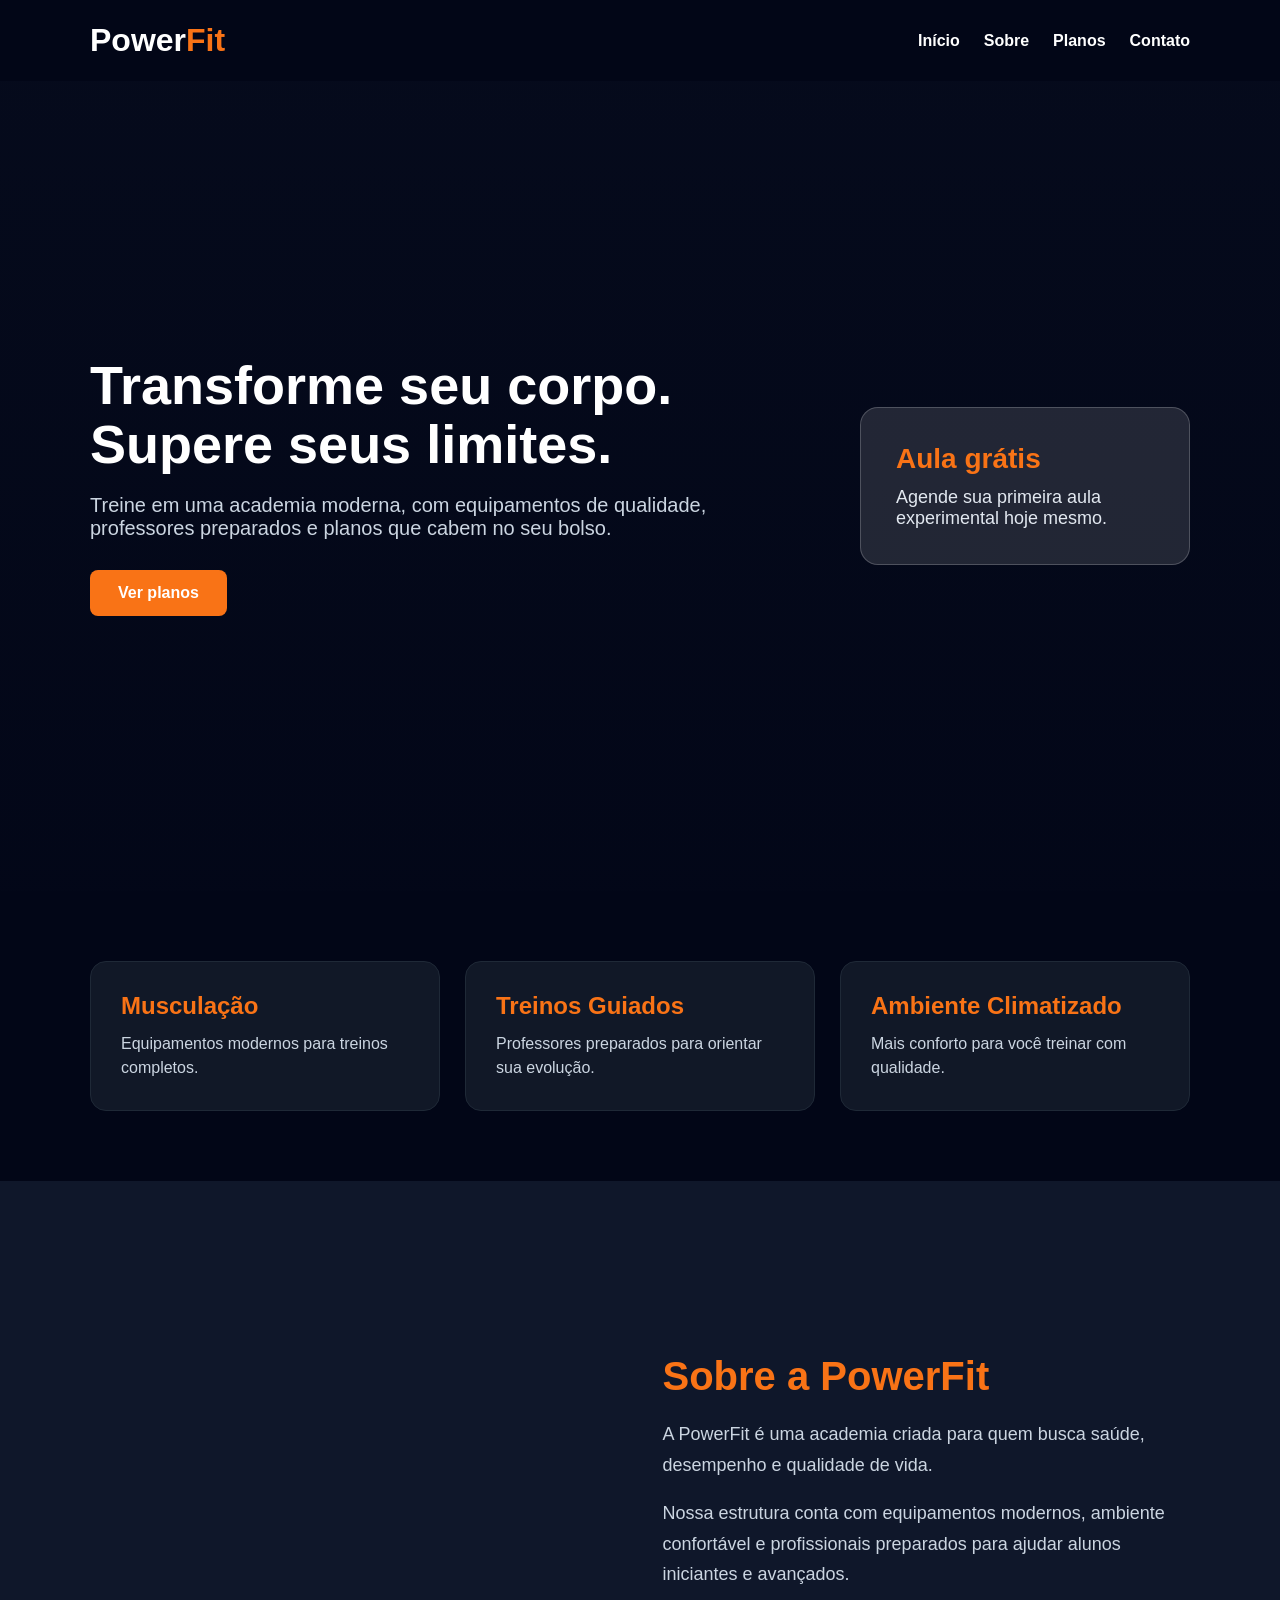
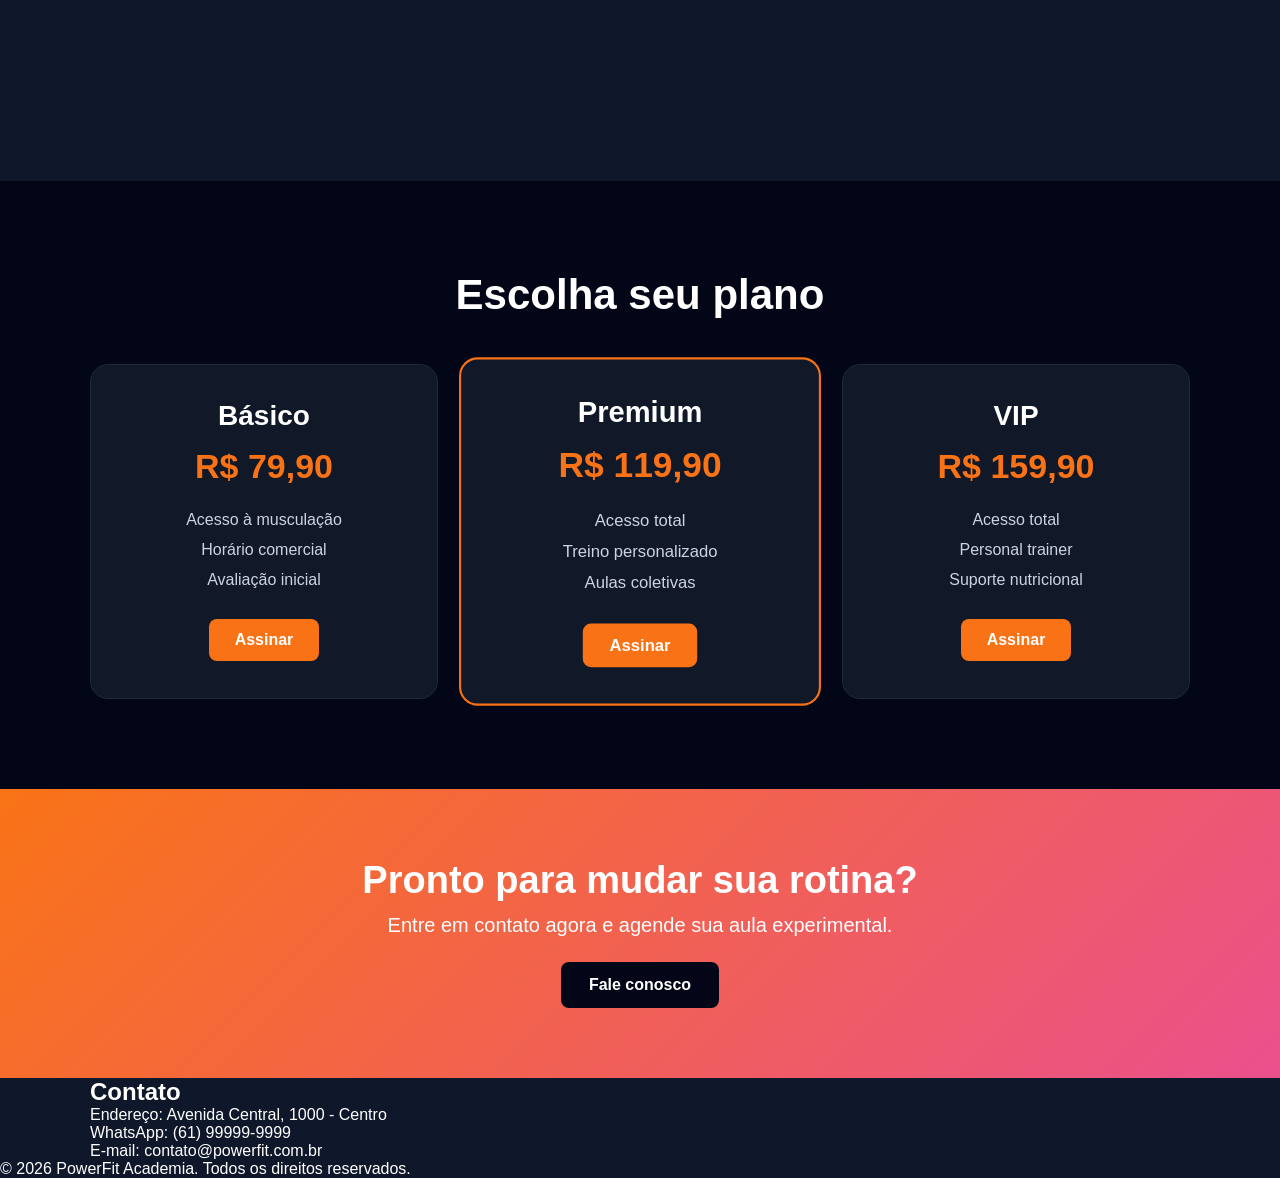
<file: index (1).html>
<!DOCTYPE html>
<html lang="pt-BR">

<head>
    <meta charset="UTF-8">
    <meta name="viewport" content="width=device-width, initial-scale=1.0">
    <title>PowerFit Academia</title>
    <link rel="stylesheet" href="style (1).css">
</head>

<body>

    <header class="cabecalho">
        <div class="container topo">
            <h1 class="logo">Power<span>Fit</span></h1>

            <nav class="menu">
                <a href="#inicio">Início</a>
                <a href="#sobre">Sobre</a>
                <a href="#planos">Planos</a>
                <a href="#contato">Contato</a>
            </nav>
        </div>
    </header>

    <main>

        <section class="hero" id="inicio">
            <div class="container hero-conteudo">
                <div class="hero-texto">
                    <h2>Transforme seu corpo. Supere seus limites.</h2>
                    <p>
                        Treine em uma academia moderna, com equipamentos de qualidade,
                        professores preparados e planos que cabem no seu bolso.
                    </p>

                    <a href="#planos" class="botao">Ver planos</a>
                </div>

                <div class="hero-card">
                    <h3>Aula grátis</h3>
                    <p>Agende sua primeira aula experimental hoje mesmo.</p>
                </div>
            </div>
        </section>

        <section class="beneficios">
            <div class="container beneficios-lista">

                <div class="beneficio">
                    <h3>Musculação</h3>
                    <p>Equipamentos modernos para treinos completos.</p>
                </div>

                <div class="beneficio">
                    <h3>Treinos Guiados</h3>
                    <p>Professores preparados para orientar sua evolução.</p>
                </div>

                <div class="beneficio">
                    <h3>Ambiente Climatizado</h3>
                    <p>Mais conforto para você treinar com qualidade.</p>
                </div>

            </div>
        </section>

        <section class="sobre" id="sobre">
            <div class="container sobre-conteudo">

                <div class="sobre-imagem"></div>

                <div class="sobre-texto">
                    <h2>Sobre a PowerFit</h2>
                    <p>
                        A PowerFit é uma academia criada para quem busca saúde,
                        desempenho e qualidade de vida.
                    </p>

                    <p>
                        Nossa estrutura conta com equipamentos modernos, ambiente
                        confortável e profissionais preparados para ajudar alunos
                        iniciantes e avançados.
                    </p>
                </div>

            </div>
        </section>

        <section class="planos" id="planos">
            <div class="container">
                <h2 class="titulo-secao">Escolha seu plano</h2>

                <div class="planos-lista">

                    <div class="plano">
                        <h3>Básico</h3>
                        <p class="preco">R$ 79,90</p>

                        <ul>
                            <li>Acesso à musculação</li>
                            <li>Horário comercial</li>
                            <li>Avaliação inicial</li>
                        </ul>

                        <a href="#contato" class="botao-plano">Assinar</a>
                    </div>

                    <div class="plano destaque">
                        <h3>Premium</h3>
                        <p class="preco">R$ 119,90</p>

                        <ul>
                            <li>Acesso total</li>
                            <li>Treino personalizado</li>
                            <li>Aulas coletivas</li>
                        </ul>

                        <a href="#contato" class="botao-plano">Assinar</a>
                    </div>

                    <div class="plano">
                        <h3>VIP</h3>
                        <p class="preco">R$ 159,90</p>

                        <ul>
                            <li>Acesso total</li>
                            <li>Personal trainer</li>
                            <li>Suporte nutricional</li>
                        </ul>

                        <a href="#contato" class="botao-plano">Assinar</a>
                    </div>

                </div>
            </div>
        </section>

        <section class="chamada">
            <div class="container chamada-conteudo">
                <h2>Pronto para mudar sua rotina?</h2>
                <p>Entre em contato agora e agende sua aula experimental.</p>
                <a href="#contato" class="botao">Fale conosco</a>
            </div>
        </section>

        <section class="contato" id="contato">
            <div class="container contato-conteudo">
                <h2>Contato</h2>
                <p>Endereço: Avenida Central, 1000 - Centro</p>
                <p>WhatsApp: (61) 99999-9999</p>
                <p>E-mail: contato@powerfit.com.br</p>
            </div>
        </section>

    </main>
    <!-- alt + 0169 -->
    <footer class="rodape">
        <p>© 2026 PowerFit Academia. Todos os direitos reservados.</p>
    </footer>

</body>

</html>
</file>
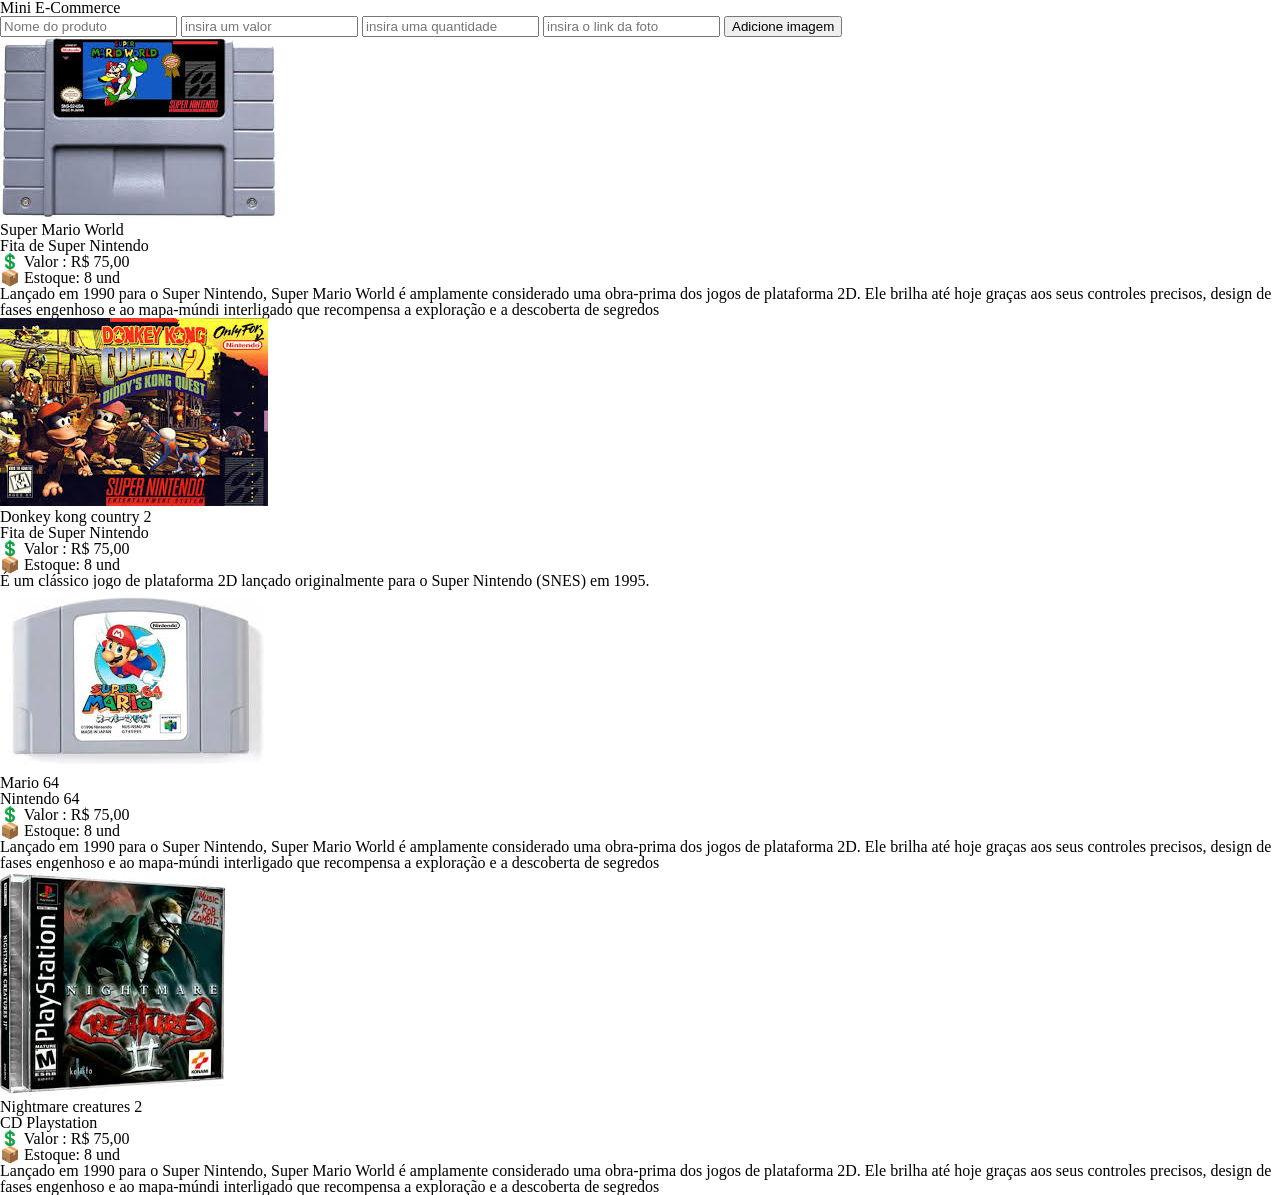
<file: index (6).html>
<!DOCTYPE html>
<html lang="pt-BR">
<head>
    <meta charset="UTF-8">
    <meta name="viewport" content="width=device-width, initial-scale=1.0">
    <title>Document</title>
    <link rel="stylesheet" href="style (6).css">
</head>

<body>

    <h1>Mini E-Commerce</h1>
    <div class="formulario">

         <input type="text" id="inputFotos" placeholder="Nome do produto">
         
         
         <input type="text" id="inputValor" placeholder="insira um valor">
        
   
         <input type="text" id="inputQuantidade" placeholder="insira uma quantidade">
        

         <input type="text" id="inputLink" placeholder="insira o link da foto">

         <button id="botaoAdd">Adicione imagem</button>
    

    </div>
<div class="produtos container">

    <div class="fotosProduto" id="superMario">

        <img src="[data-uri]" alt="Mario World">
        <h3>Super Mario World</h3>
        <p> Fita de Super Nintendo</p>
        
        <p>💲 Valor : R$ 75,00 </p>
        <p>📦 Estoque: 8 und</p>
        <article class="descricao">Lançado em 1990 para o Super Nintendo, Super Mario World é amplamente considerado uma obra-prima dos jogos de plataforma 2D. Ele brilha até hoje graças aos seus controles precisos, design de fases engenhoso e ao mapa-múndi interligado que recompensa a exploração e a descoberta de segredos</article>
    </div>
    <div class="fotosProduto" id="donkeyKong">

        <img src="[data-uri]" alt="Donkey Kong 2">
        <h3>Donkey kong country 2</h3>
        <p> Fita de Super Nintendo</p>
        
        <p>💲 Valor : R$ 75,00 </p>
        <p>📦 Estoque: 8 und</p>
        <article class="descricao">É um clássico jogo de plataforma 2D lançado originalmente para o Super Nintendo (SNES) em 1995.</article>
    </div>
    <div class="fotosProduto" id="mario64">

        <img src="[data-uri]" alt="Mario World">
        <h3>Mario 64</h3>
        <p> Nintendo 64</p>
        
        <p>💲 Valor : R$ 75,00 </p>
        <p>📦 Estoque: 8 und</p>
        <article class="descricao">Lançado em 1990 para o Super Nintendo, Super Mario World é amplamente considerado uma obra-prima dos jogos de plataforma 2D. Ele brilha até hoje graças aos seus controles precisos, design de fases engenhoso e ao mapa-múndi interligado que recompensa a exploração e a descoberta de segredos</article>
    </div>
    <div class="fotosProduto" id="nightMareCriatures2">

        <img src="[data-uri]" alt="nightMare Criatures2">
        <h3>Nightmare creatures 2</h3>
        <p> CD Playstation</p>
        
        <p>💲 Valor : R$ 75,00 </p>
        <p>📦 Estoque: 8 und</p>
        <article class="descricao">Lançado em 1990 para o Super Nintendo, Super Mario World é amplamente considerado uma obra-prima dos jogos de plataforma 2D. Ele brilha até hoje graças aos seus controles precisos, design de fases engenhoso e ao mapa-múndi interligado que recompensa a exploração e a descoberta de segredos</article>
    </div>

</div>
   
    
</body>
</html>
</file>
<file: style (1).css>
* {
    margin: 0;
    padding: 0;
    box-sizing: border-box;
}

html {
    scroll-behavior: smooth;
}

body {
    font-family: Arial, Helvetica, sans-serif;
    background-color: #0f172a;
    color: #ffffff;
}

.container {
    width: 90%;
    max-width: 1100px;
    margin: 0 auto;
}

/* CABEÇALHO */

.cabecalho {
    background-color: #020617;
    padding: 22px 0;
}

.topo {
    display: flex;
    justify-content: space-between;
    align-items: center;
}

.logo {
    font-size: 32px;
    color: #ffffff;
}

.logo span {
    color: #f97316;
}

.menu {
    display: flex;
    gap: 24px;
}

.menu a {
    color: #ffffff;
    text-decoration: none;
    font-weight: bold;
    transition: 0.3s;
}

.menu a:hover {
    color: #f97316;
}

/* HERO */

.hero {
    min-height: 90vh;
    background: linear-gradient(rgba(2, 6, 23, 0.75), rgba(2, 6, 23, 0.95)),
        url("https://images.unsplash.com/photo-1534438327276-14e5300c3a48?auto=format&fit=crop&w=1600&q=80");
    background-size: cover;
    background-position: center;

    display: flex;
    align-items: center;
}

.hero-conteudo {
    display: flex;
    justify-content: space-between;
    align-items: center;
    gap: 40px;
}

.hero-texto {
    width: 60%;
}

.hero-texto h2 {
    font-size: 54px;
    line-height: 1.1;
    margin-bottom: 20px;
}

.hero-texto p {
    font-size: 20px;
    color: #cbd5e1;
    margin-bottom: 30px;
}

.botao {
    display: inline-block;
    background-color: #f97316;
    color: #ffffff;
    padding: 14px 28px;
    border-radius: 8px;
    text-decoration: none;
    font-weight: bold;
    transition: 0.3s;
}

.botao:hover {
    background-color: #ea580c;
    transform: translateY(-3px);
}

.hero-card {
    width: 30%;
    background-color: rgba(255, 255, 255, 0.12);
    border: 1px solid rgba(255, 255, 255, 0.2);
    padding: 35px;
    border-radius: 18px;
}

.hero-card h3 {
    color: #f97316;
    font-size: 28px;
    margin-bottom: 12px;
}

.hero-card p {
    color: #e2e8f0;
    font-size: 18px;
}

/* BENEFÍCIOS */

.beneficios {
    background-color: #020617;
    padding: 70px 0;
}

.beneficios-lista {
    display: flex;
    gap: 25px;
}

.beneficio {
    width: 33.33%;
    background-color: #111827;
    padding: 30px;
    border-radius: 16px;
    border: 1px solid #1f2937;
    transition: 0.3s;
}

.beneficio:hover {
    transform: translateY(-8px);
    border-color: #f97316;
}

.beneficio h3 {
    color: #f97316;
    margin-bottom: 12px;
    font-size: 24px;
}

.beneficio p {
    color: #cbd5e1;
    line-height: 1.5;
}

/* SOBRE */

.sobre {
    padding: 90px 0;
    background-color: #0f172a;
}

.sobre-conteudo {
    display: flex;
    align-items: center;
    gap: 45px;
}

.sobre-imagem {
    width: 50%;
    height: 420px;
    border-radius: 20px;
    background-image: url("https://images.unsplash.com/photo-1571019613914-85f342c6a11e?auto=format&fit=crop&w=900&q=80");
    background-size: cover;
    background-position: center;
}

.sobre-texto {
    width: 50%;
}

.sobre-texto h2 {
    font-size: 40px;
    margin-bottom: 20px;
    color: #f97316;
}

.sobre-texto p {
    color: #cbd5e1;
    font-size: 18px;
    line-height: 1.7;
    margin-bottom: 18px;
}

/* PLANOS */

.planos {
    background-color: #020617;
    padding: 90px 0;
}

.titulo-secao {
    text-align: center;
    font-size: 42px;
    margin-bottom: 45px;
}

.planos-lista {
    display: flex;
    gap: 28px;
    align-items: stretch;
}

.plano {
    width: 33.33%;
    background-color: #111827;
    padding: 35px;
    border-radius: 18px;
    border: 1px solid #1f2937;
    text-align: center;
    transition: 0.3s;
}

.plano:hover {
    transform: translateY(-8px);
}

.plano h3 {
    font-size: 28px;
    margin-bottom: 15px;
}

.preco {
    color: #f97316;
    font-size: 34px;
    font-weight: bold;
    margin-bottom: 25px;
}

.plano ul {
    list-style: none;
    margin-bottom: 30px;
}

.plano li {
    color: #cbd5e1;
    margin-bottom: 12px;
}

.destaque {
    border: 2px solid #f97316;
    transform: scale(1.04);
}

.botao-plano {
    display: inline-block;
    background-color: #f97316;
    color: #ffffff;
    text-decoration: none;
    padding: 12px 26px;
    border-radius: 8px;
    font-weight: bold;
    transition: 0.3s;
}

.botao-plano:hover {
    background-color: #ea580c;
}



.chamada {

    background: linear-gradient(135deg, #f97316, #ea508c);
    padding: 70px 0;
    text-align: center;
}

.chamada-conteudo {
    display: flex;
    flex-direction: column;
    align-items: center;
}

.chamada-conteudo h2 {
    font-size: 38px;
    margin-bottom: 12px;
}

.chamada p{
    font-size: 20px;
    margin-bottom: 25px;
}

.chamada .botao{
    background-color: #020617;
    transition: 0.3s;
}

.chamada .botao:hover{
    background-color: #111827;
}
</file>
<file: style (6).css>
/* http://meyerweb.com 
   v2.0 | 20110126
   License: none (public domain)
*/

html, body, div, span, applet, object, iframe,
h1, h2, h3, h4, h5, h6, p, blockquote, pre,
a, abbr, acronym, address, big, cite, code,
del, dfn, em, img, ins, kbd, q, s, samp,
small, strike, strong, sub, sup, tt, var,
b, u, i, center,
dl, dt, dd, ol, ul, li,
fieldset, form, label, legend,
table, caption, tbody, tfoot, thead, tr, th, td,
article, aside, canvas, details, embed,
figure, figcaption, footer, header, hgroup,
menu, nav, output, ruby, section, summary,
time, mark, audio, video {
	margin: 0;
	padding: 0;
	border: 0;
	font-size: 100%;
	font: inherit;
	vertical-align: baseline;
}
/* HTML5 display-role reset for older browsers */
article, aside, details, figcaption, figure,
footer, header, hgroup, menu, nav, section {
	display: block;
}
body {
	line-height: 1;
}
ol, ul {
	list-style: none;
}
blockquote, q {
	quotes: none;
}
blockquote:before, blockquote:after,
q:before, q:after {
	content: '';
	content: none;
}
table {
	border-collapse: collapse;
	border-spacing: 0;
}
</file>
